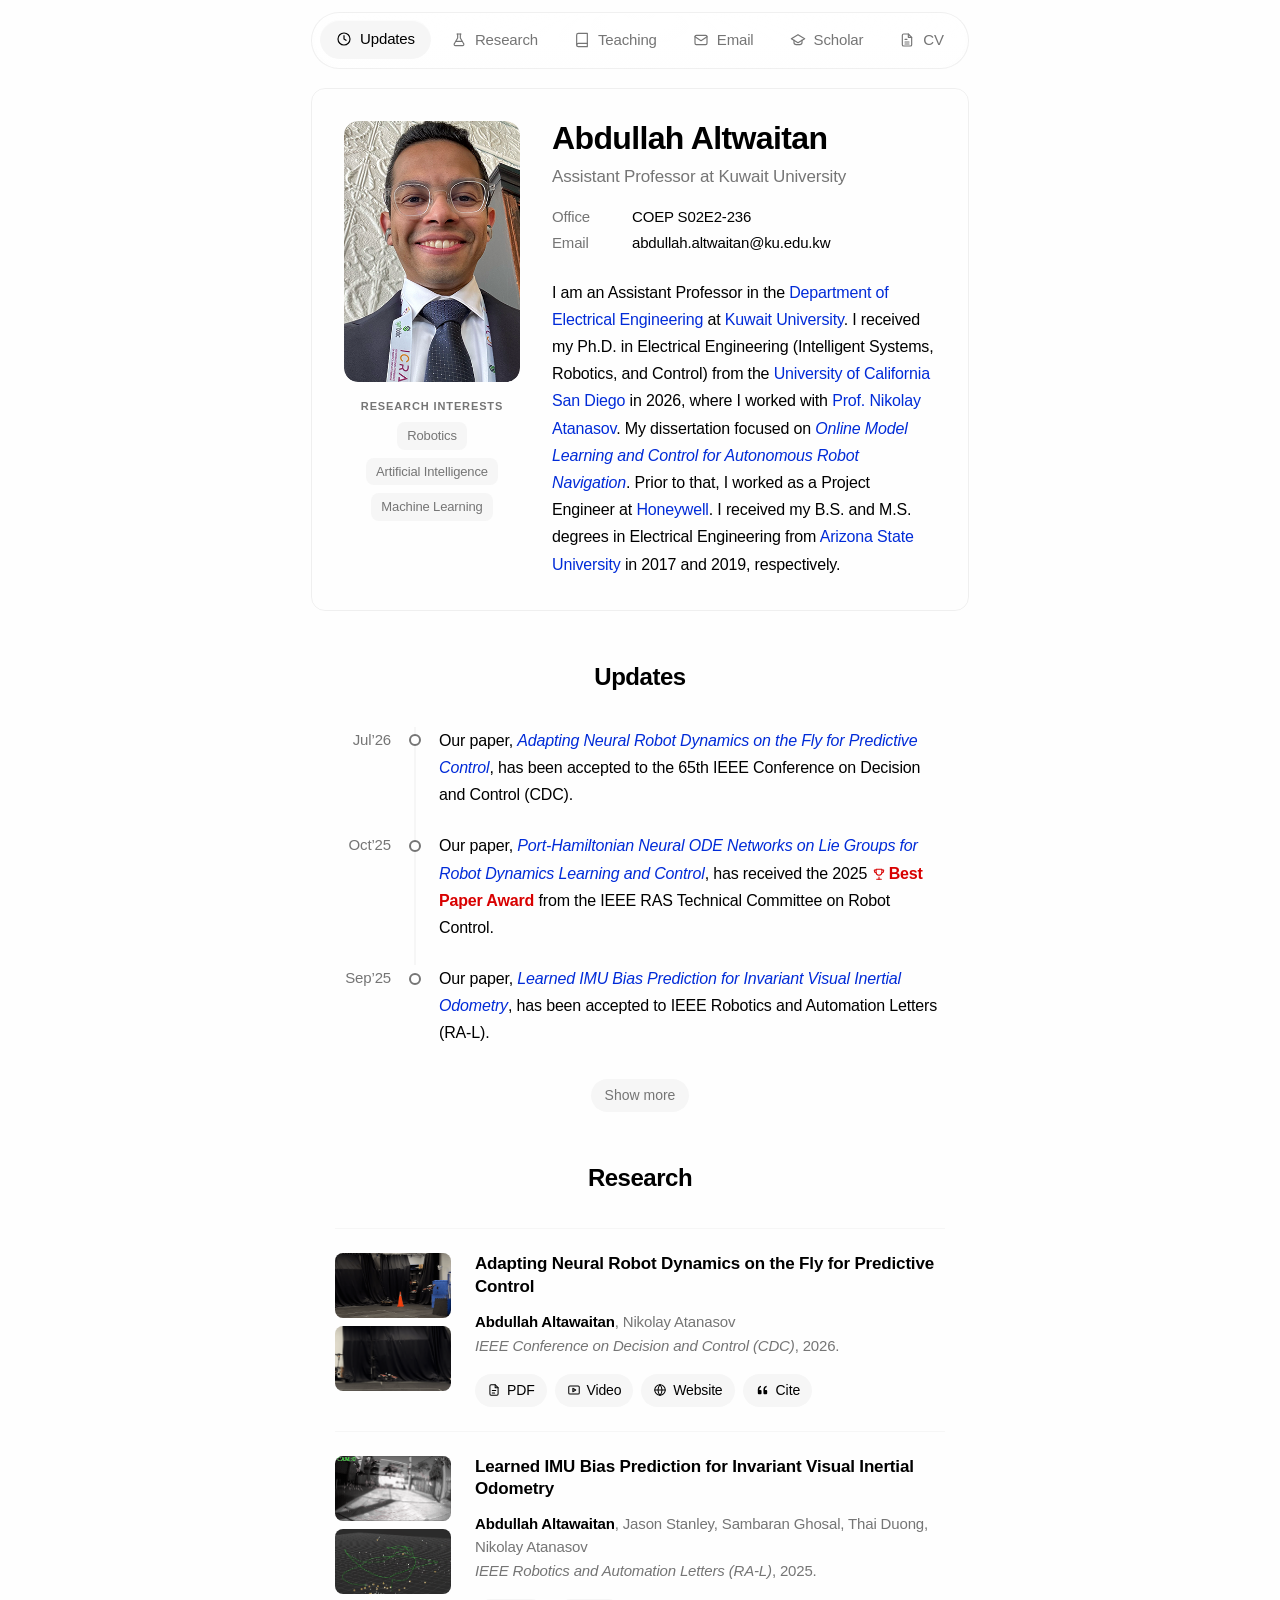
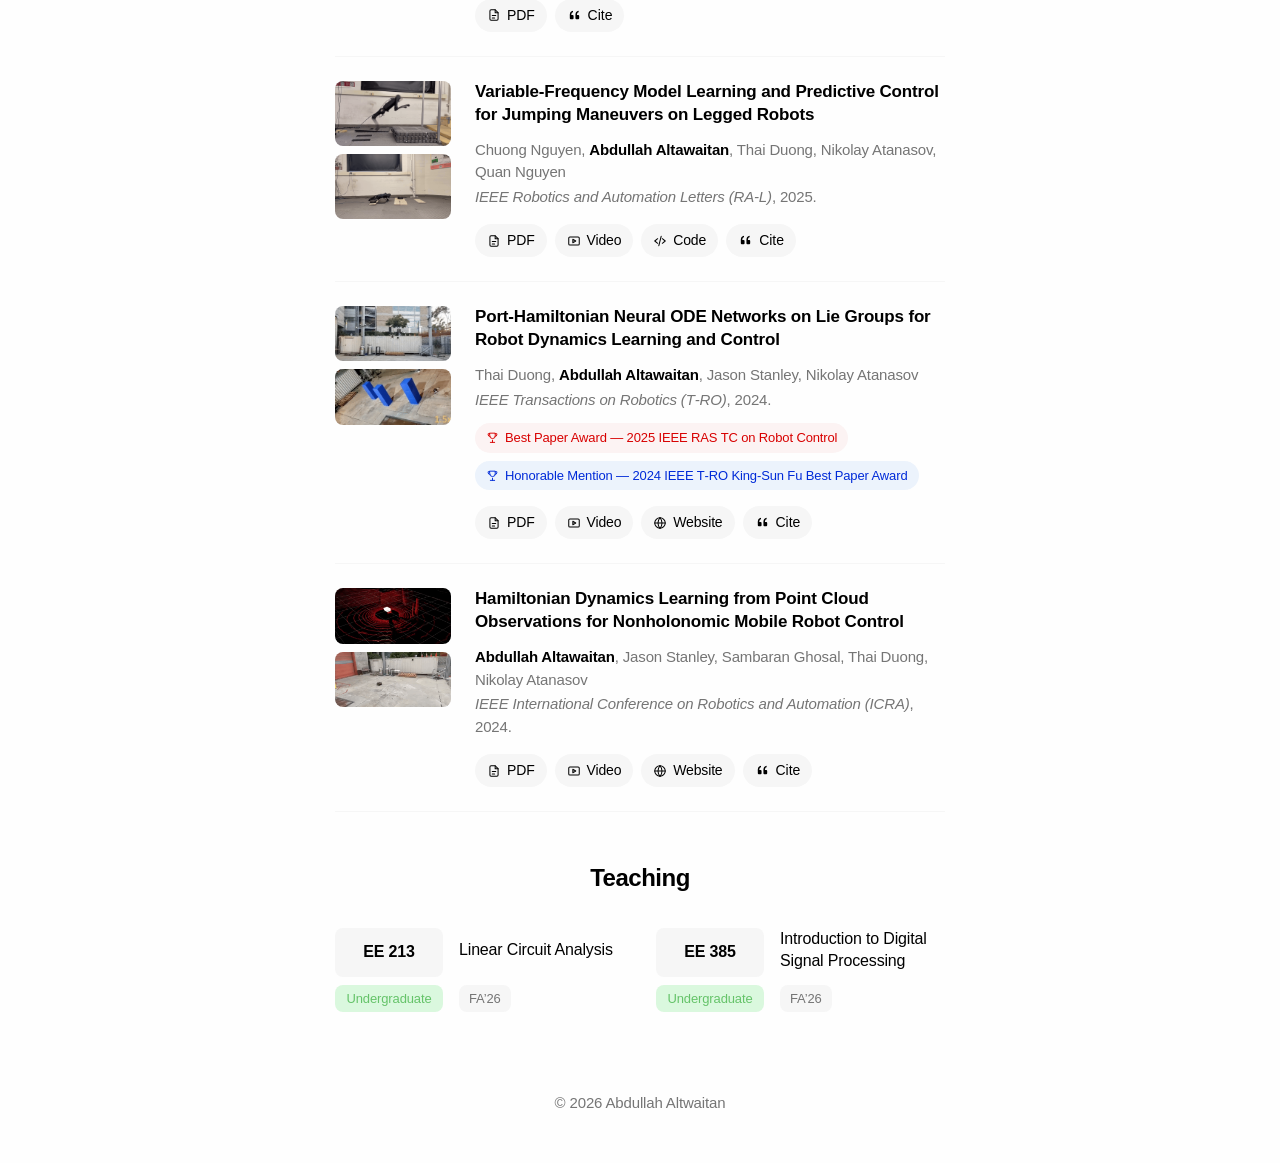
<file: index.html>
<!DOCTYPE html>
<html lang="en">
<head>
  <meta charset="UTF-8" />
  <meta name="viewport" content="width=device-width, initial-scale=1.0" />
  <meta name="description" content="Personal academic website." />
  <title>Abdullah Altwaitan</title>
  <link rel="stylesheet" href="css/styles.css" />
</head>
<body>
  <a class="skip-link" href="#main">Skip to content</a>

  <header class="topbar" id="topbar" data-scrolled="false">
    <nav class="topbar__inner" aria-label="Primary">
      <ul class="nav-menu" id="navMenu">
        <li>
          <a class="nav-link" href="#updates">
            <svg class="nav-link__icon" viewBox="0 0 24 24" width="16" height="16" fill="none" stroke="currentColor" stroke-width="1.75" stroke-linecap="round" stroke-linejoin="round" aria-hidden="true" focusable="false">
              <circle cx="12" cy="12" r="9" />
              <path d="M12 7v5l3 2" />
            </svg>
            <span>Updates</span>
          </a>
        </li>
        <li>
          <a class="nav-link" href="#research">
            <svg class="nav-link__icon" viewBox="0 0 24 24" width="16" height="16" fill="none" stroke="currentColor" stroke-width="1.75" stroke-linecap="round" stroke-linejoin="round" aria-hidden="true" focusable="false">
              <path d="M9 3h6" />
              <path d="M10 3v6L5.2 17.2A2 2 0 0 0 6.9 20.5h10.2a2 2 0 0 0 1.7-3.3L14 9V3" />
              <path d="M7.5 14h9" />
            </svg>
            <span>Research</span>
          </a>
        </li>
        <li>
          <a class="nav-link" href="#teaching">
            <svg class="nav-link__icon" viewBox="0 0 24 24" width="16" height="16" fill="none" stroke="currentColor" stroke-width="1.75" stroke-linecap="round" stroke-linejoin="round" aria-hidden="true" focusable="false">
              <path d="M4 19.5A2.5 2.5 0 0 1 6.5 17H20" />
              <path d="M6.5 2H20v20H6.5A2.5 2.5 0 0 1 4 19.5v-15A2.5 2.5 0 0 1 6.5 2z" />
            </svg>
            <span>Teaching</span>
          </a>
        </li>
        <li>
          <a class="nav-link" href="mailto:abdullah.altwaitan@ku.edu.kw">
            <svg class="nav-link__icon" viewBox="0 0 24 24" width="16" height="16" fill="none" stroke="currentColor" stroke-width="1.75" stroke-linecap="round" stroke-linejoin="round" aria-hidden="true" focusable="false">
              <rect x="3" y="5" width="18" height="14" rx="2" />
              <path d="m3 7 9 6 9-6" />
            </svg>
            <span>Email</span>
          </a>
        </li>
        <li>
          <a class="nav-link" href="https://scholar.google.com/citations?user=aXOeE9gAAAAJ&hl=en&oi=ao" target="_blank" rel="noopener noreferrer">
            <svg class="nav-link__icon" viewBox="0 0 24 24" width="16" height="16" fill="none" stroke="currentColor" stroke-width="1.75" stroke-linecap="round" stroke-linejoin="round" aria-hidden="true" focusable="false">
              <path d="M22 10 12 4 2 10l10 6 10-6Z" />
              <path d="M6 12v4c0 1.7 2.7 3 6 3s6-1.3 6-3v-4" />
            </svg>
            <span>Scholar</span>
          </a>
        </li>
        <li>
          <a class="nav-link" href="assets/cv.pdf" target="_blank" rel="noopener noreferrer">
            <svg class="nav-link__icon" viewBox="0 0 24 24" width="16" height="16" fill="none" stroke="currentColor" stroke-width="1.75" stroke-linecap="round" stroke-linejoin="round" aria-hidden="true" focusable="false">
              <path d="M14 3H7a2 2 0 0 0-2 2v14a2 2 0 0 0 2 2h10a2 2 0 0 0 2-2V8Z" />
              <path d="M14 3v5h5" />
              <path d="M9 11h3" />
              <path d="M9 15h6" />
              <path d="M9 18h6" />
            </svg>
            <span>CV</span>
          </a>
        </li>
      </ul>
    </nav>
  </header>

  <main id="main">
    <div id="top"></div>

    <section id="about" class="hero container" aria-labelledby="hero-name">
      <div class="hero__aside">
        <figure class="hero__photo">
          <img src="assets/profile.png" alt="Abdullah Altwaitan" />
        </figure>

        <div class="hero__interests">
          <h2 class="hero__interests-heading">Research Interests</h2>
          <ul class="hero__interests-list" aria-label="Research interests">
            <li>Robotics</li>
            <li>Artificial Intelligence</li>
            <li>Machine Learning</li>
          </ul>
        </div>
      </div>

      <div class="hero__body">
        <h1 class="hero__name" id="hero-name">Abdullah Altwaitan</h1>
        <p class="hero__title">Assistant Professor at Kuwait University</p>

        <dl class="hero__meta">
          <div class="hero__meta-row">
            <dt>Office</dt>
            <dd>COEP S02E2-236</dd>
          </div>
          <div class="hero__meta-row">
            <dt>Email</dt>
            <dd><a href="mailto:abdullah.altwaitan@ku.edu.kw">abdullah.altwaitan@ku.edu.kw</a></dd>
          </div>
        </dl>

        <p class="hero__about">
          I am an Assistant Professor in the
          <a href="https://engineering.ku.edu.kw/ee" target="_blank" rel="noopener noreferrer">Department of Electrical Engineering</a>
          at <a href="https://www.ku.edu.kw/" target="_blank" rel="noopener noreferrer">Kuwait University</a>. I received my Ph.D. in Electrical Engineering (Intelligent Systems, Robotics, and Control) from the <a href="https://ucsd.edu/" target="_blank" rel="noopener noreferrer">University of California San Diego</a> in 2026, where I worked with <a href="https://natanaso.github.io/" target="_blank" rel="noopener noreferrer">Prof. Nikolay Atanasov</a>. My dissertation focused on <a href="https://www.proquest.com/openview/9dbaf9d702cb1a5d992c17258ebbb5ec/1?pq-origsite=gscholar&cbl=18750&diss=y" rel="noopener noreferrer"><cite>Online Model Learning and Control for Autonomous Robot Navigation</cite></a>. Prior to that, I worked as a Project Engineer at <a href="https://www.honeywell.com/" target="_blank" rel="noopener noreferrer">Honeywell</a>. 
          I received my B.S. and M.S. degrees in Electrical Engineering from
          <a href="https://www.asu.edu/" target="_blank" rel="noopener noreferrer">Arizona State University</a>
          in 2017 and 2019, respectively.
        </p>
      </div>
    </section>

    <section id="updates" class="updates container" aria-labelledby="updates-heading">
      <h2 class="section-heading" id="updates-heading">Updates</h2>

      <ol class="timeline" id="updatesTimeline">
        <li class="timeline__item">
          <span class="timeline__date">Jul&rsquo;26</span>
          <div class="timeline__marker" aria-hidden="true"><span class="timeline__dot"></span></div>
          <div class="timeline__body">Our paper, <a href="https://altwaitan.github.io/on_the_fly/" target="_blank" rel="noopener noreferrer"><i>Adapting Neural Robot Dynamics on the Fly for Predictive Control</i></a>, has been accepted to the 65th IEEE Conference on Decision and Control (CDC).</div>
        </li>
        <li class="timeline__item">
          <span class="timeline__date">Oct&rsquo;25</span>
          <div class="timeline__marker" aria-hidden="true"><span class="timeline__dot timeline__dot"></span></div>
          <div class="timeline__body">Our paper, <a href="https://thaipduong.github.io/LieGroupHamDL/" target="_blank" rel="noopener noreferrer"><i>Port&#8209;Hamiltonian Neural ODE Networks on Lie Groups for Robot Dynamics Learning and Control</i></a>, has received the 2025 <span class="award-mention award-mention--best"><svg class="award-mention__icon" viewBox="0 0 24 24" width="14" height="14" fill="none" stroke="currentColor" stroke-width="1.75" stroke-linecap="round" stroke-linejoin="round" aria-hidden="true" focusable="false"><path d="M8 21h8" /><path d="M12 17v4" /><path d="M7 4h10v5a5 5 0 0 1-10 0Z" /><path d="M17 5h3v2a3 3 0 0 1-3 3" /><path d="M7 5H4v2a3 3 0 0 0 3 3" /></svg>Best Paper Award</span> from the IEEE RAS Technical Committee on Robot Control.</div>
        </li>
        <li class="timeline__item">
          <span class="timeline__date">Sep&rsquo;25</span>
          <div class="timeline__marker" aria-hidden="true"><span class="timeline__dot"></span></div>
          <div class="timeline__body">Our paper, <a href="https://arxiv.org/abs/2505.06748" target="_blank" rel="noopener noreferrer"><i>Learned IMU Bias Prediction for Invariant Visual Inertial Odometry</i></a>, has been accepted to IEEE Robotics and Automation Letters (RA&#8209;L).</div>
        </li>
        <li class="timeline__item timeline__item--hidden">
          <span class="timeline__date">May&rsquo;25</span>
          <div class="timeline__marker" aria-hidden="true"><span class="timeline__dot timeline__dot"></span></div>
          <div class="timeline__body">Our paper, <a href="https://thaipduong.github.io/LieGroupHamDL/" target="_blank" rel="noopener noreferrer"><i>Port&#8209;Hamiltonian Neural ODE Networks on Lie Groups for Robot Dynamics Learning and Control</i></a>, has received an <span class="award-mention award-mention--honor"><svg class="award-mention__icon" viewBox="0 0 24 24" width="14" height="14" fill="none" stroke="currentColor" stroke-width="1.75" stroke-linecap="round" stroke-linejoin="round" aria-hidden="true" focusable="false"><path d="M8 21h8" /><path d="M12 17v4" /><path d="M7 4h10v5a5 5 0 0 1-10 0Z" /><path d="M17 5h3v2a3 3 0 0 1-3 3" /><path d="M7 5H4v2a3 3 0 0 0 3 3" /></svg>Honorable Mention</span> for the 2024 IEEE Transactions on Robotics (T&#8209;RO) King&#8209;Sun Fu Best Paper Award.</div>
        </li>
        <li class="timeline__item timeline__item--hidden">
          <span class="timeline__date">Nov&rsquo;24</span>
          <div class="timeline__marker" aria-hidden="true"><span class="timeline__dot"></span></div>
          <div class="timeline__body">Our paper, <a href="https://arxiv.org/abs/2407.14749" target="_blank" rel="noopener noreferrer"><i>Variable&#8209;Frequency Model Learning and Predictive Control for Jumping Maneuvers on Legged Robots</i></a>, has been accepted to IEEE Robotics and Automation Letters (RA&#8209;L).</div>
        </li>
        <li class="timeline__item timeline__item--hidden">
          <span class="timeline__date">Jun&rsquo;24</span>
          <div class="timeline__marker" aria-hidden="true"><span class="timeline__dot"></span></div>
          <div class="timeline__body">Our paper, <a href="https://thaipduong.github.io/LieGroupHamDL/" target="_blank" rel="noopener noreferrer"><i>Port&#8209;Hamiltonian Neural ODE Networks on Lie Groups for Robot Dynamics Learning and Control</i></a>, has been accepted to IEEE Transactions on Robotics (T&#8209;RO).</div>
        </li>
        <li class="timeline__item timeline__item--hidden">
          <span class="timeline__date">Jan&rsquo;24</span>
          <div class="timeline__marker" aria-hidden="true"><span class="timeline__dot"></span></div>
          <div class="timeline__body">Our paper, <a href="https://altwaitan.github.io/DLFO/" target="_blank" rel="noopener noreferrer"><i>Hamiltonian Dynamics Learning from Point Cloud Observations for Nonholonomic Mobile Robot Control</i></a>, has been accepted to the 2024 IEEE International Conference on Robotics and Automation (ICRA).</div>
        </li>
      </ol>

      <div class="updates__toggle-wrap">
        <button type="button" class="updates__toggle" id="updatesToggle" aria-expanded="false" aria-controls="updatesTimeline">Show more</button>
      </div>
    </section>

    <section id="research" class="research container" aria-labelledby="research-heading">
      <h2 class="section-heading" id="research-heading">Research</h2>

      <ol class="paper-list">
        <li class="paper">
          <figure class="paper__media">
            <img src="assets/research/AdaptLemniscate.gif" alt="Adapting Neural Robot Dynamics on the Fly for Predictive Control — lemniscate trajectory" loading="lazy" />
            <img src="assets/research/AdaptFlip.gif" alt="Adapting Neural Robot Dynamics on the Fly for Predictive Control — flip maneuver" loading="lazy" />
          </figure>
          <div class="paper__body">
            <h3 class="paper__title">
              <a href="https://arxiv.org/abs/2604.04039" target="_blank" rel="noopener noreferrer">Adapting Neural Robot Dynamics on the Fly for Predictive Control</a>
            </h3>
            <p class="paper__authors"><strong>Abdullah Altawaitan</strong>, Nikolay Atanasov</p>
            <p class="paper__venue"><cite>IEEE Conference on Decision and Control (CDC)</cite>, 2026.</p>
            <ul class="paper__links" aria-label="Publication links">
              <li>
                <button type="button" class="paper__link paper__cite" aria-haspopup="dialog">
                  <svg class="paper__link-icon" viewBox="0 0 16 16" width="15" height="15" fill="currentColor" aria-hidden="true" focusable="false">
                    <path d="M12 12a1 1 0 0 0 1-1V8.558a1 1 0 0 0-1-1h-1.388q0-.527.062-1.054.093-.558.31-.992.217-.434.559-.683.34-.279.868-.279V3q-.868 0-1.52.372a3.3 3.3 0 0 0-1.085.992 4.9 4.9 0 0 0-.62 1.458A7.7 7.7 0 0 0 9 8.558V11a1 1 0 0 0 1 1zm-6 0a1 1 0 0 0 1-1V8.558a1 1 0 0 0-1-1H4.612q0-.527.062-1.054.094-.558.31-.992.217-.434.559-.683.34-.279.868-.279V3q-.868 0-1.52.372a3.3 3.3 0 0 0-1.085.992 4.9 4.9 0 0 0-.62 1.458A7.7 7.7 0 0 0 3 8.558V11a1 1 0 0 0 1 1z" />
                  </svg>
                  <span>Cite</span>
                </button>
                <template class="paper__bibtex">@inproceedings{altawaitan2026adapting,
  title     = {Adapting Neural Robot Dynamics on the Fly for Predictive Control},
  author    = {Altawaitan, Abdullah and Atanasov, Nikolay},
  journal   = {arXiv preprint arXiv:2604.04039},
  year      = {2026}
}</template>
              </li>
              <li>
                <a class="paper__link" href="https://arxiv.org/pdf/2604.04039" target="_blank" rel="noopener noreferrer">
                  <svg class="paper__link-icon" viewBox="0 0 24 24" width="14" height="14" fill="none" stroke="currentColor" stroke-width="1.75" stroke-linecap="round" stroke-linejoin="round" aria-hidden="true" focusable="false">
                    <path d="M14 3H7a2 2 0 0 0-2 2v14a2 2 0 0 0 2 2h10a2 2 0 0 0 2-2V8Z" />
                    <path d="M14 3v5h5" />
                    <path d="M9 13h6" />
                    <path d="M9 17h4" />
                  </svg>
                  <span>PDF</span>
                </a>
              </li>
              <li>
                <a class="paper__link" href="https://youtu.be/xkW8fVTuYRE" target="_blank" rel="noopener noreferrer">
                  <svg class="paper__link-icon" viewBox="0 0 24 24" width="14" height="14" fill="none" stroke="currentColor" stroke-width="1.75" stroke-linecap="round" stroke-linejoin="round" aria-hidden="true" focusable="false">
                    <rect x="3" y="5" width="18" height="14" rx="2" />
                    <path d="m10 9 5 3-5 3Z" />
                  </svg>
                  <span>Video</span>
                </a>
              </li>
              <li>
                <a class="paper__link" href="https://altwaitan.github.io/on_the_fly/" target="_blank" rel="noopener noreferrer">
                  <svg class="paper__link-icon" viewBox="0 0 24 24" width="14" height="14" fill="none" stroke="currentColor" stroke-width="1.75" stroke-linecap="round" stroke-linejoin="round" aria-hidden="true" focusable="false">
                    <circle cx="12" cy="12" r="9" />
                    <path d="M3 12h18" />
                    <path d="M12 3a13.5 13.5 0 0 1 0 18" />
                    <path d="M12 3a13.5 13.5 0 0 0 0 18" />
                  </svg>
                  <span>Website</span>
                </a>
              </li>
            </ul>
          </div>
        </li>

        <li class="paper">
          <figure class="paper__media">
            <img src="assets/research/LearnedBiasCam.gif" alt="Learned IMU Bias Prediction for Invariant Visual Inertial Odometry — CAM" loading="lazy" />
            <img src="assets/research/LearnedBiasRviz.gif" alt="Learned IMU Bias Prediction for Invariant Visual Inertial Odometry — Rviz" loading="lazy" />
          </figure>
          <div class="paper__body">
            <h3 class="paper__title">
              <a href="https://arxiv.org/abs/2505.06748" target="_blank" rel="noopener noreferrer">Learned IMU Bias Prediction for Invariant Visual Inertial Odometry</a>
            </h3>
            <p class="paper__authors"><strong>Abdullah Altawaitan</strong>, Jason Stanley, Sambaran Ghosal, Thai Duong, Nikolay Atanasov</p>
            <p class="paper__venue"><cite>IEEE Robotics and Automation Letters (RA&#8209;L)</cite>, 2025.</p>
            <ul class="paper__links" aria-label="Publication links">
              <li>
                <button type="button" class="paper__link paper__cite" aria-haspopup="dialog">
                  <svg class="paper__link-icon" viewBox="0 0 16 16" width="15" height="15" fill="currentColor" aria-hidden="true" focusable="false">
                    <path d="M12 12a1 1 0 0 0 1-1V8.558a1 1 0 0 0-1-1h-1.388q0-.527.062-1.054.093-.558.31-.992.217-.434.559-.683.34-.279.868-.279V3q-.868 0-1.52.372a3.3 3.3 0 0 0-1.085.992 4.9 4.9 0 0 0-.62 1.458A7.7 7.7 0 0 0 9 8.558V11a1 1 0 0 0 1 1zm-6 0a1 1 0 0 0 1-1V8.558a1 1 0 0 0-1-1H4.612q0-.527.062-1.054.094-.558.31-.992.217-.434.559-.683.34-.279.868-.279V3q-.868 0-1.52.372a3.3 3.3 0 0 0-1.085.992 4.9 4.9 0 0 0-.62 1.458A7.7 7.7 0 0 0 3 8.558V11a1 1 0 0 0 1 1z" />
                  </svg>
                  <span>Cite</span>
                </button>
                <template class="paper__bibtex">@article{altawaitan2025learned,
  title   = {Learned IMU Bias Prediction for Invariant Visual Inertial Odometry},
  author  = {Altawaitan, Abdullah and Stanley, Jason and Ghosal, Sambaran and Duong, Thai and Atanasov, Nikolay},
  journal = {IEEE Robotics and Automation Letters (RA-L)},
  year    = {2025},
  volume  = {10},
  number  = {11},
  pages   = {11872-11879},
  doi     = {https://doi.org/10.1109/LRA.2025.3617733}
}</template>
              </li>
              <li>
                <a class="paper__link" href="https://arxiv.org/pdf/2505.06748" target="_blank" rel="noopener noreferrer">
                  <svg class="paper__link-icon" viewBox="0 0 24 24" width="14" height="14" fill="none" stroke="currentColor" stroke-width="1.75" stroke-linecap="round" stroke-linejoin="round" aria-hidden="true" focusable="false">
                    <path d="M14 3H7a2 2 0 0 0-2 2v14a2 2 0 0 0 2 2h10a2 2 0 0 0 2-2V8Z" />
                    <path d="M14 3v5h5" />
                    <path d="M9 13h6" />
                    <path d="M9 17h4" />
                  </svg>
                  <span>PDF</span>
                </a>
              </li>
            </ul>
          </div>
        </li>

        <li class="paper">
          <figure class="paper__media">
            <img src="assets/research/MPC4Legged_1.gif" alt="Variable-Frequency Model Learning and Predictive Control for Jumping Maneuvers on Legged Robots — Box" loading="lazy" />
            <img src="assets/research/MPC4Legged_2.gif" alt="Variable-Frequency Model Learning and Predictive Control for Jumping Maneuvers on Legged Robots — Consecutive" loading="lazy" />
          </figure>
          <div class="paper__body">
            <h3 class="paper__title">
              <a href="https://arxiv.org/abs/2407.14749" target="_blank" rel="noopener noreferrer">Variable&#8209;Frequency Model Learning and Predictive Control for Jumping Maneuvers on Legged Robots</a>
            </h3>
            <p class="paper__authors">Chuong Nguyen, <strong>Abdullah Altawaitan</strong>, Thai Duong, Nikolay Atanasov, Quan Nguyen</p>
            <p class="paper__venue"><cite>IEEE Robotics and Automation Letters (RA&#8209;L)</cite>, 2025.</p>
            <ul class="paper__links" aria-label="Publication links">
              <li>
                <button type="button" class="paper__link paper__cite" aria-haspopup="dialog">
                  <svg class="paper__link-icon" viewBox="0 0 16 16" width="15" height="15" fill="currentColor" aria-hidden="true" focusable="false">
                    <path d="M12 12a1 1 0 0 0 1-1V8.558a1 1 0 0 0-1-1h-1.388q0-.527.062-1.054.093-.558.31-.992.217-.434.559-.683.34-.279.868-.279V3q-.868 0-1.52.372a3.3 3.3 0 0 0-1.085.992 4.9 4.9 0 0 0-.62 1.458A7.7 7.7 0 0 0 9 8.558V11a1 1 0 0 0 1 1zm-6 0a1 1 0 0 0 1-1V8.558a1 1 0 0 0-1-1H4.612q0-.527.062-1.054.094-.558.31-.992.217-.434.559-.683.34-.279.868-.279V3q-.868 0-1.52.372a3.3 3.3 0 0 0-1.085.992 4.9 4.9 0 0 0-.62 1.458A7.7 7.7 0 0 0 3 8.558V11a1 1 0 0 0 1 1z" />
                  </svg>
                  <span>Cite</span>
                </button>
                <template class="paper__bibtex">@article{nguyen2025variable,
  title   = {Variable-Frequency Model Learning and Predictive Control for Jumping Maneuvers on Legged Robots},
  author  = {Nguyen, Chuong and Altawaitan, Abdullah and Duong, Thai and Atanasov, Nikolay and Nguyen, Quan},
  journal = {IEEE Robotics and Automation Letters (RA-L)},
  year    = {2025},
  volume  = {10},
  number  = {2},
  pages   = {1321-1328},
  doi     = {https://doi.org/10.1109/LRA.2024.3519864}
}</template>
              </li>
              <li>
                <a class="paper__link" href="https://arxiv.org/pdf/2407.14749" target="_blank" rel="noopener noreferrer">
                  <svg class="paper__link-icon" viewBox="0 0 24 24" width="14" height="14" fill="none" stroke="currentColor" stroke-width="1.75" stroke-linecap="round" stroke-linejoin="round" aria-hidden="true" focusable="false">
                    <path d="M14 3H7a2 2 0 0 0-2 2v14a2 2 0 0 0 2 2h10a2 2 0 0 0 2-2V8Z" />
                    <path d="M14 3v5h5" />
                    <path d="M9 13h6" />
                    <path d="M9 17h4" />
                  </svg>
                  <span>PDF</span>
                </a>
              </li>
              <li>
                <a class="paper__link" href="https://youtu.be/qaXPPGrvVr4" target="_blank" rel="noopener noreferrer">
                  <svg class="paper__link-icon" viewBox="0 0 24 24" width="14" height="14" fill="none" stroke="currentColor" stroke-width="1.75" stroke-linecap="round" stroke-linejoin="round" aria-hidden="true" focusable="false">
                    <rect x="3" y="5" width="18" height="14" rx="2" />
                    <path d="m10 9 5 3-5 3Z" />
                  </svg>
                  <span>Video</span>
                </a>
              </li>
              <li>
                <a class="paper__link" href="https://github.com/DRCL-USC/Learning_MPC_Jumping" target="_blank" rel="noopener noreferrer">
                  <svg class="paper__link-icon" viewBox="0 0 24 24" width="14" height="14" fill="none" stroke="currentColor" stroke-width="1.75" stroke-linecap="round" stroke-linejoin="round" aria-hidden="true" focusable="false">
                    <path d="m8 8-5 4 5 4" />
                    <path d="m16 8 5 4-5 4" />
                    <path d="m14 4-4 16" />
                  </svg>
                  <span>Code</span>
                </a>
              </li>
            </ul>
          </div>
        </li>

        <li class="paper">
          <figure class="paper__media">
            <img src="assets/research/LieGroup_1.gif" alt="Port-Hamiltonian Neural ODE Networks on Lie Groups for Robot Dynamics Learning and Control — Data" loading="lazy" />
            <img src="assets/research/LieGroup_2.gif" alt="Port-Hamiltonian Neural ODE Networks on Lie Groups for Robot Dynamics Learning and Control — Tracking" loading="lazy" />
          </figure>
          <div class="paper__body">
            <h3 class="paper__title">
              <a href="https://arxiv.org/abs/2401.09520" target="_blank" rel="noopener noreferrer">Port&#8209;Hamiltonian Neural ODE Networks on Lie Groups for Robot Dynamics Learning and Control</a>
            </h3>
            <p class="paper__authors">Thai Duong, <strong>Abdullah Altawaitan</strong>, Jason Stanley, Nikolay Atanasov</p>
            <p class="paper__venue"><cite>IEEE Transactions on Robotics (T&#8209;RO)</cite>, 2024.</p>
            <ul class="paper__awards" aria-label="Awards">
              <li class="award award--best">
                <svg class="award__icon" viewBox="0 0 24 24" width="13" height="13" fill="none" stroke="currentColor" stroke-width="1.75" stroke-linecap="round" stroke-linejoin="round" aria-hidden="true" focusable="false">
                  <path d="M8 21h8" />
                  <path d="M12 17v4" />
                  <path d="M7 4h10v5a5 5 0 0 1-10 0Z" />
                  <path d="M17 5h3v2a3 3 0 0 1-3 3" />
                  <path d="M7 5H4v2a3 3 0 0 0 3 3" />
                </svg>
                <span>Best Paper Award &mdash; 2025 IEEE RAS TC on Robot Control</span>
              </li>
              <li class="award award--honor">
                <svg class="award__icon" viewBox="0 0 24 24" width="13" height="13" fill="none" stroke="currentColor" stroke-width="1.75" stroke-linecap="round" stroke-linejoin="round" aria-hidden="true" focusable="false">
                  <path d="M8 21h8" />
                  <path d="M12 17v4" />
                  <path d="M7 4h10v5a5 5 0 0 1-10 0Z" />
                  <path d="M17 5h3v2a3 3 0 0 1-3 3" />
                  <path d="M7 5H4v2a3 3 0 0 0 3 3" />
                </svg>
                <span>Honorable Mention &mdash; 2024 IEEE T&#8209;RO King&#8209;Sun Fu Best Paper Award</span>
              </li>
            </ul>
            <ul class="paper__links" aria-label="Publication links">
              <li>
                <button type="button" class="paper__link paper__cite" aria-haspopup="dialog">
                  <svg class="paper__link-icon" viewBox="0 0 16 16" width="15" height="15" fill="currentColor" aria-hidden="true" focusable="false">
                    <path d="M12 12a1 1 0 0 0 1-1V8.558a1 1 0 0 0-1-1h-1.388q0-.527.062-1.054.093-.558.31-.992.217-.434.559-.683.34-.279.868-.279V3q-.868 0-1.52.372a3.3 3.3 0 0 0-1.085.992 4.9 4.9 0 0 0-.62 1.458A7.7 7.7 0 0 0 9 8.558V11a1 1 0 0 0 1 1zm-6 0a1 1 0 0 0 1-1V8.558a1 1 0 0 0-1-1H4.612q0-.527.062-1.054.094-.558.31-.992.217-.434.559-.683.34-.279.868-.279V3q-.868 0-1.52.372a3.3 3.3 0 0 0-1.085.992 4.9 4.9 0 0 0-.62 1.458A7.7 7.7 0 0 0 3 8.558V11a1 1 0 0 0 1 1z" />
                  </svg>
                  <span>Cite</span>
                </button>
                <template class="paper__bibtex">@article{duong2024port,
  title   = {Port-Hamiltonian Neural ODE Networks on Lie Groups for Robot Dynamics Learning and Control},
  author  = {Duong, Thai and Altawaitan, Abdullah and Stanley, Jason and Atanasov, Nikolay},
  journal = {IEEE Transactions on Robotics (T-RO)},
  year    = {2024},
  volume  = {40},
  pages   = {3695-3715},
  doi     = {https://doi.org/10.1109/TRO.2024.3428433}
}</template>
              </li>
              <li>
                <a class="paper__link" href="https://arxiv.org/pdf/2401.09520.pdf" target="_blank" rel="noopener noreferrer">
                  <svg class="paper__link-icon" viewBox="0 0 24 24" width="14" height="14" fill="none" stroke="currentColor" stroke-width="1.75" stroke-linecap="round" stroke-linejoin="round" aria-hidden="true" focusable="false">
                    <path d="M14 3H7a2 2 0 0 0-2 2v14a2 2 0 0 0 2 2h10a2 2 0 0 0 2-2V8Z" />
                    <path d="M14 3v5h5" />
                    <path d="M9 13h6" />
                    <path d="M9 17h4" />
                  </svg>
                  <span>PDF</span>
                </a>
              </li>
              <li>
                <a class="paper__link" href="https://youtu.be/p_5nGipiVlw" target="_blank" rel="noopener noreferrer">
                  <svg class="paper__link-icon" viewBox="0 0 24 24" width="14" height="14" fill="none" stroke="currentColor" stroke-width="1.75" stroke-linecap="round" stroke-linejoin="round" aria-hidden="true" focusable="false">
                    <rect x="3" y="5" width="18" height="14" rx="2" />
                    <path d="m10 9 5 3-5 3Z" />
                  </svg>
                  <span>Video</span>
                </a>
              </li>
              <li>
                <a class="paper__link" href="https://thaipduong.github.io/LieGroupHamDL/" target="_blank" rel="noopener noreferrer">
                  <svg class="paper__link-icon" viewBox="0 0 24 24" width="14" height="14" fill="none" stroke="currentColor" stroke-width="1.75" stroke-linecap="round" stroke-linejoin="round" aria-hidden="true" focusable="false">
                    <circle cx="12" cy="12" r="9" />
                    <path d="M3 12h18" />
                    <path d="M12 3a13.5 13.5 0 0 1 0 18" />
                    <path d="M12 3a13.5 13.5 0 0 0 0 18" />
                  </svg>
                  <span>Website</span>
                </a>
              </li>
            </ul>
          </div>
        </li>

        <li class="paper">
          <figure class="paper__media">
            <img src="assets/research/DLFO_1.gif" alt="Hamiltonian Dynamics Learning from Point Cloud Observations for Nonholonomic Mobile Robot Control — LiDAR" loading="lazy" />
            <img src="assets/research/DLFO_2.gif" alt="Hamiltonian Dynamics Learning from Point Cloud Observations for Nonholonomic Mobile Robot Control — Jackal" loading="lazy" />
          </figure>
          <div class="paper__body">
            <h3 class="paper__title">
              <a href="https://arxiv.org/abs/2309.09163" target="_blank" rel="noopener noreferrer">Hamiltonian Dynamics Learning from Point Cloud Observations for Nonholonomic Mobile Robot Control</a>
            </h3>
            <p class="paper__authors"><strong>Abdullah Altawaitan</strong>, Jason Stanley, Sambaran Ghosal, Thai Duong, Nikolay Atanasov</p>
            <p class="paper__venue"><cite>IEEE International Conference on Robotics and Automation (ICRA)</cite>, 2024.</p>
            <ul class="paper__links" aria-label="Publication links">
              <li>
                <button type="button" class="paper__link paper__cite" aria-haspopup="dialog">
                  <svg class="paper__link-icon" viewBox="0 0 16 16" width="15" height="15" fill="currentColor" aria-hidden="true" focusable="false">
                    <path d="M12 12a1 1 0 0 0 1-1V8.558a1 1 0 0 0-1-1h-1.388q0-.527.062-1.054.093-.558.31-.992.217-.434.559-.683.34-.279.868-.279V3q-.868 0-1.52.372a3.3 3.3 0 0 0-1.085.992 4.9 4.9 0 0 0-.62 1.458A7.7 7.7 0 0 0 9 8.558V11a1 1 0 0 0 1 1zm-6 0a1 1 0 0 0 1-1V8.558a1 1 0 0 0-1-1H4.612q0-.527.062-1.054.094-.558.31-.992.217-.434.559-.683.34-.279.868-.279V3q-.868 0-1.52.372a3.3 3.3 0 0 0-1.085.992 4.9 4.9 0 0 0-.62 1.458A7.7 7.7 0 0 0 3 8.558V11a1 1 0 0 0 1 1z" />
                  </svg>
                  <span>Cite</span>
                </button>
                <template class="paper__bibtex">@inproceedings{altawaitan2024hamiltonian,
  title     = {Hamiltonian Dynamics Learning from Point Cloud Observations for Nonholonomic Mobile Robot Control},
  author    = {Altawaitan, Abdullah and Stanley, Jason and Ghosal, Sambaran and Duong, Thai and Atanasov, Nikolay},
  booktitle = {IEEE International Conference on Robotics and Automation (ICRA)},
  year      = {2024},
  pages     = {16937-16944},
  doi       = {https://doi.org/10.1109/ICRA57147.2024.10610395}
}</template>
              </li>
              <li>
                <a class="paper__link" href="https://arxiv.org/pdf/2309.09163.pdf" target="_blank" rel="noopener noreferrer">
                  <svg class="paper__link-icon" viewBox="0 0 24 24" width="14" height="14" fill="none" stroke="currentColor" stroke-width="1.75" stroke-linecap="round" stroke-linejoin="round" aria-hidden="true" focusable="false">
                    <path d="M14 3H7a2 2 0 0 0-2 2v14a2 2 0 0 0 2 2h10a2 2 0 0 0 2-2V8Z" />
                    <path d="M14 3v5h5" />
                    <path d="M9 13h6" />
                    <path d="M9 17h4" />
                  </svg>
                  <span>PDF</span>
                </a>
              </li>
              <li>
                <a class="paper__link" href="https://youtu.be/CWv_3Zam64o" target="_blank" rel="noopener noreferrer">
                  <svg class="paper__link-icon" viewBox="0 0 24 24" width="14" height="14" fill="none" stroke="currentColor" stroke-width="1.75" stroke-linecap="round" stroke-linejoin="round" aria-hidden="true" focusable="false">
                    <rect x="3" y="5" width="18" height="14" rx="2" />
                    <path d="m10 9 5 3-5 3Z" />
                  </svg>
                  <span>Video</span>
                </a>
              </li>
              <li>
                <a class="paper__link" href="https://altwaitan.github.io/DLFO/" target="_blank" rel="noopener noreferrer">
                  <svg class="paper__link-icon" viewBox="0 0 24 24" width="14" height="14" fill="none" stroke="currentColor" stroke-width="1.75" stroke-linecap="round" stroke-linejoin="round" aria-hidden="true" focusable="false">
                    <circle cx="12" cy="12" r="9" />
                    <path d="M3 12h18" />
                    <path d="M12 3a13.5 13.5 0 0 1 0 18" />
                    <path d="M12 3a13.5 13.5 0 0 0 0 18" />
                  </svg>
                  <span>Website</span>
                </a>
              </li>
            </ul>
          </div>
        </li>
      </ol>
    </section>

    <section id="teaching" class="teaching container" aria-labelledby="teaching-heading">
      <h2 class="section-heading" id="teaching-heading">Teaching</h2>

      <ul class="course-list">
        <li class="course">
          <div class="course__meta">
            <span class="course__code">EE 213</span>
            <span class="course__level">Undergraduate</span>
          </div>
          <div class="course__body">
            <p class="course__name">Linear Circuit Analysis</p>
            <ul class="course__terms" aria-label="Terms taught">
              <li class="course__term">FA&#8217;26</li>
            </ul>
          </div>
        </li>

        <li class="course">
          <div class="course__meta">
            <span class="course__code">EE 385</span>
            <span class="course__level">Undergraduate</span>
          </div>
          <div class="course__body">
            <p class="course__name">Introduction to Digital Signal Processing</p>
            <ul class="course__terms" aria-label="Terms taught">
              <li class="course__term">FA&#8217;26</li>
            </ul>
          </div>
        </li>
      </ul>
    </section>
  </main>

  <footer class="site-footer">
    <div class="container">
      <p class="site-footer__copy">&copy; 2026 Abdullah Altwaitan</p>
    </div>
  </footer>

  <div class="cite-modal" id="citeModal" hidden>
    <div class="cite-modal__overlay" data-cite-close></div>
    <div class="cite-modal__card" role="dialog" aria-modal="true" aria-labelledby="citeModalTitle">
      <div class="cite-modal__head">
        <h2 class="cite-modal__title" id="citeModalTitle">BibTeX Citation</h2>
        <button type="button" class="cite-modal__close" data-cite-close aria-label="Close citation dialog">
          <svg viewBox="0 0 24 24" width="18" height="18" fill="none" stroke="currentColor" stroke-width="1.75" stroke-linecap="round" stroke-linejoin="round" aria-hidden="true" focusable="false">
            <path d="M18 6 6 18" />
            <path d="m6 6 12 12" />
          </svg>
        </button>
      </div>
      <pre class="cite-modal__code" id="citeModalCode" tabindex="0"></pre>
      <div class="cite-modal__actions">
        <button type="button" class="paper__link cite-modal__copy" id="citeModalCopy">
          <svg class="paper__link-icon" viewBox="0 0 24 24" width="14" height="14" fill="none" stroke="currentColor" stroke-width="1.75" stroke-linecap="round" stroke-linejoin="round" aria-hidden="true" focusable="false">
            <rect x="9" y="9" width="11" height="11" rx="2" />
            <path d="M5 15V5a2 2 0 0 1 2-2h8" />
          </svg>
          <span>Copy</span>
        </button>
      </div>
    </div>
  </div>

  <script src="js/main.js"></script>
</body>
</html>
</file>
<file: css/styles.css>
:root {
  --color-white: #ffffff;
  --color-offwhite: #fefefe;
  --color-surface: #f6f6f6;
  --color-muted: #757575;
  --color-ink: #000000;

  --color-award-best-bg: #fcf3f3;
  --color-award-best-text: #D80000;
  --color-award-honor-bg: #ecf3fc;
  --color-award-honor-text: #002bd8;
  --color-level-ug-bg: #daf8de;
  --color-level-ug-text: #65c369;

  --color-link: #002bd8;
  --color-link-hover: #001b88;

  --bg-page: var(--color-offwhite);
  --text-primary: var(--color-ink);
  --text-secondary: var(--color-muted);
  --border-hairline: var(--color-surface);

  --font-sans: -apple-system, BlinkMacSystemFont, "SF Pro Text", "SF Pro Display",
    "Segoe UI", Helvetica, Arial, sans-serif;

  --fw-regular: 400;
  --fw-medium: 500;
  --fw-semibold: 600;

  --fs-nav: 0.9375rem;
  --fs-wordmark: 1rem;
  --fs-display: clamp(1.75rem, 1.55rem + 0.9vw, 2rem);
  --fs-lead: 1.0625rem;
  --fs-body: 1rem;
  --fs-meta: 0.9375rem;

  --tracking-tight: -0.01em;
  --tracking-tighter: -0.02em;
  --tracking-wide: 0.02em;
  --leading-normal: 1.5;
  --leading-relaxed: 1.7;

  --space-1: 0.25rem;
  --space-2: 0.5rem;
  --space-3: 0.75rem;
  --space-4: 1rem;
  --space-5: 1.5rem;
  --space-6: 2rem;
  --space-8: 3rem;

  --radius-xs: 2px;
  --radius-sm: 4px;
  --radius-md: 8px;
  --radius-lg: 14px;
  --radius-pill: 999px;

  --topbar-height: 56px;
  --content-max: 940px;
  --content-pad: var(--space-5);

  --ease: cubic-bezier(0.4, 0, 0.2, 1);
  --dur-fast: 160ms;
  --dur-base: 240ms;
  --dur-slow: 400ms;

  --shadow-bar: 0 1px 0 rgba(0, 0, 0, 0.04), 0 8px 24px rgba(0, 0, 0, 0.04);

  --color-nav-border: rgba(0, 0, 0, 0.06);
  --color-edge-highlight: rgba(255, 255, 255, 0.7);
  --shadow-glass-edge: inset 0 1px 0 var(--color-edge-highlight);
  --blur-glass: saturate(180%) blur(20px);
  --gradient-nav-surface: radial-gradient(
      140% 90% at 50% -10%,
      rgba(255, 255, 255, 0.55),
      rgba(255, 255, 255, 0) 70%
    ),
    linear-gradient(
      180deg,
      rgba(255, 255, 255, 0.72) 0%,
      rgba(255, 255, 255, 0.5) 100%
    );
}

*,
*::before,
*::after {
  box-sizing: border-box;
}

html {
  -webkit-text-size-adjust: 100%;
  scroll-behavior: smooth;
  scroll-padding-top: calc(var(--topbar-height) + var(--space-3));
}

body {
  margin: 0;
  min-height: 100vh;
  background-color: var(--bg-page);
  color: var(--text-primary);
  font-family: var(--font-sans);
  font-size: 1rem;
  font-weight: var(--fw-regular);
  line-height: var(--leading-normal);
  letter-spacing: var(--tracking-tight);
  -webkit-font-smoothing: antialiased;
  -moz-osx-font-smoothing: grayscale;
}

a {
  color: inherit;
  text-decoration: none;
}

ul,
ol {
  margin: 0;
  padding: 0;
  list-style: none;
}

button {
  font: inherit;
  color: inherit;
  background: none;
  border: none;
  cursor: pointer;
}

@media (prefers-reduced-motion: reduce) {
  html {
    scroll-behavior: auto;
  }
  *,
  *::before,
  *::after {
    transition-duration: 0.001ms !important;
    animation-duration: 0.001ms !important;
  }
}

.skip-link {
  position: absolute;
  left: var(--space-4);
  top: -100%;
  z-index: 1000;
  padding: var(--space-2) var(--space-4);
  background: var(--color-white);
  color: var(--text-primary);
  border-radius: var(--radius-md);
  box-shadow: var(--shadow-bar);
  transition: top var(--dur-base) var(--ease);
}
.skip-link:focus {
  top: var(--space-3);
}

:focus-visible {
  outline: 2px solid var(--color-ink);
  outline-offset: 3px;
  border-radius: var(--radius-sm);
}

.container {
  width: 100%;
  max-width: var(--content-max);
  margin-inline: auto;
  padding-inline: var(--content-pad);
}

.topbar {
  position: fixed;
  inset: 0 0 auto 0;
  z-index: 900;
  display: flex;
  justify-content: center;
  padding: var(--space-3) var(--content-pad) 0;
  pointer-events: none;
}

.topbar__inner {
  pointer-events: auto;
  max-width: var(--content-max);
  padding: var(--space-2);
  display: flex;
  align-items: center;
  justify-content: center;
  gap: var(--space-2);
  border-radius: var(--radius-pill);
  background: var(--gradient-nav-surface);
  -webkit-backdrop-filter: var(--blur-glass);
  backdrop-filter: var(--blur-glass);
  border: 1px solid var(--color-nav-border);
  box-shadow: var(--shadow-glass-edge);
  transition: box-shadow var(--dur-base) var(--ease),
    border-color var(--dur-base) var(--ease);
}

@supports not ((backdrop-filter: blur(1px)) or (-webkit-backdrop-filter: blur(1px))) {
  .topbar__inner {
    background: rgba(255, 255, 255, 0.92);
  }
}

.topbar[data-scrolled="true"] .topbar__inner {
  border-color: rgba(0, 0, 0, 0.08);
  box-shadow: var(--shadow-glass-edge), var(--shadow-bar);
}

.nav-menu {
  display: flex;
  align-items: center;
  gap: var(--space-1);
}

.nav-link {
  position: relative;
  display: inline-flex;
  align-items: center;
  gap: var(--space-2);
  padding: var(--space-2) var(--space-4);
  border-radius: var(--radius-pill);
  font-size: var(--fs-nav);
  font-weight: var(--fw-medium);
  letter-spacing: var(--tracking-tight);
  white-space: nowrap;
  color: var(--text-secondary);
  transition: color var(--dur-fast) var(--ease),
    background-color var(--dur-fast) var(--ease),
    box-shadow var(--dur-fast) var(--ease),
    transform var(--dur-fast) var(--ease);
}

.nav-link__icon {
  flex: 0 0 auto;
}

.nav-link:hover,
.nav-link:focus-visible,
.nav-link.is-active {
  color: var(--text-primary);
  background-color: var(--color-surface);
  box-shadow: var(--shadow-glass-edge);
  transform: translateY(-1px);
}

.nav-link:active {
  transform: translateY(0);
}

.hero {
  display: flex;
  align-items: flex-start;
  gap: var(--space-6);
  margin-top: calc(var(--topbar-height) + var(--space-6));
  margin-bottom: var(--space-8);
  padding: var(--space-6);
  border: 1px solid var(--color-nav-border);
  border-radius: var(--radius-lg);
  box-shadow: var(--shadow-glass-edge);
}

.hero__aside {
  flex: 0 0 176px;
  display: flex;
  flex-direction: column;
  gap: var(--space-4);
}

.hero__photo {
  flex: 0 0 auto;
  width: 100%;
  aspect-ratio: 27 / 40;
  margin: 0;
  overflow: hidden;
  border-radius: var(--radius-lg);
  background-color: var(--color-surface);
}
.hero__photo img {
  width: 100%;
  height: 100%;
  object-fit: cover;
  border-radius: inherit;
  display: block;
}

.hero__interests {
  display: flex;
  flex-direction: column;
  align-items: center;
  gap: var(--space-2);
  text-align: center;
}
.hero__interests-heading {
  margin: 0;
  font-size: 0.6875rem;
  font-weight: var(--fw-semibold);
  letter-spacing: 0.08em;
  text-transform: uppercase;
  color: var(--text-secondary);
}
.hero__interests-list {
  display: flex;
  flex-direction: column;
  align-items: center;
  gap: var(--space-2);
  margin: 0;
  padding: 0;
  list-style: none;
}
.hero__interests-list li {
  padding: 4px 10px;
  border-radius: var(--radius-md);
  background-color: var(--color-surface);
  color: var(--text-secondary);
  font-size: 0.8125rem;
  font-weight: var(--fw-medium);
  letter-spacing: var(--tracking-tight);
  max-width: 100%;
}

.hero__body {
  min-width: 0;
}

.hero__name {
  margin: 0;
  font-size: var(--fs-display);
  font-weight: var(--fw-semibold);
  letter-spacing: var(--tracking-tighter);
  line-height: 1.1;
  color: var(--text-primary);
}

.hero__title {
  margin: var(--space-2) 0 0;
  font-size: var(--fs-lead);
  font-weight: var(--fw-medium);
  color: var(--text-secondary);
}

.hero__meta {
  margin: var(--space-4) 0 0;
  display: flex;
  flex-direction: column;
  gap: var(--space-1);
}
.hero__meta-row {
  display: flex;
  gap: var(--space-2);
  font-size: var(--fs-meta);
}
.hero__meta-row dt {
  flex: 0 0 auto;
  width: 4.5rem;
  color: var(--text-secondary);
}
.hero__meta-row dd {
  margin: 0;
  color: var(--text-primary);
}
.hero__meta-row a {
  color: var(--text-primary);
  transition: opacity var(--dur-fast) var(--ease);
}
.hero__meta-row a:hover {
  opacity: 0.6;
}

.hero__about {
  margin: var(--space-5) 0 0;
  max-width: 60ch;
  font-size: var(--fs-body);
  line-height: var(--leading-relaxed);
  color: var(--text-primary);
  text-align: left;
}
.hero__about a {
  color: var(--color-link);
  transition: color var(--dur-fast) var(--ease);
}
.hero__about a:hover,
.hero__about a:focus-visible {
  color: var(--color-link-hover);
}
.hero__about cite {
  font-style: italic;
}

@media (max-width: 720px) {
  .hero {
    flex-direction: column;
    align-items: center;
    gap: var(--space-5);
    margin-top: calc(var(--topbar-height) + var(--space-5));
    padding: var(--space-5);
  }
  .hero__aside {
    flex-basis: 132px;
    width: 132px;
  }
  .hero__body {
    text-align: center;
  }
  .hero__meta {
    align-items: center;
  }
  .hero__meta-row {
    justify-content: center;
  }
  .hero__about {
    text-align: center;
    margin-inline: auto;
  }
}

.section-heading {
  margin: 0 0 var(--space-6);
  text-align: center;
  font-size: 1.5rem;
  font-weight: var(--fw-semibold);
  letter-spacing: var(--tracking-tighter);
  color: var(--text-primary);
}

.research {
  padding-bottom: var(--space-8);
}

.paper-list {
  display: flex;
  flex-direction: column;
}

.paper {
  display: flex;
  gap: var(--space-5);
  align-items: flex-start;
  padding: var(--space-5) 0;
  border-top: 1px solid var(--border-hairline);
}
.paper:last-child {
  border-bottom: 1px solid var(--border-hairline);
}

.paper__media {
  flex: 0 0 auto;
  width: 116px;
  max-height: calc(116px * 40 / 27);
  margin: 0;
  display: flex;
  flex-direction: column;
  justify-content: flex-start;
  gap: var(--space-2);
  background: transparent;
}
.paper__media img {
  width: 100%;
  min-height: 0;
  object-fit: cover;
  border-radius: var(--radius-md);
  display: block;
}

.paper__body {
  min-width: 0;
}

.paper__title {
  margin: 0;
  font-size: 1.0625rem;
  font-weight: var(--fw-semibold);
  line-height: 1.35;
  letter-spacing: var(--tracking-tight);
}
.paper__title a {
  color: var(--text-primary);
  transition: color var(--dur-fast) var(--ease);
}
.paper__title a:hover {
  color: var(--text-secondary);
}

.paper__authors {
  margin: var(--space-3) 0 0;
  font-size: var(--fs-meta);
  line-height: 1.5;
  color: var(--text-secondary);
}
.paper__authors strong {
  font-weight: var(--fw-semibold);
  color: var(--text-primary);
}

.paper__venue {
  margin: 2px 0 0;
  font-size: var(--fs-meta);
  line-height: 1.5;
  color: var(--text-secondary);
}
.paper__venue cite {
  font-style: italic;
  color: var(--text-secondary);
}

.paper__awards {
  margin: var(--space-3) 0 0;
  display: flex;
  flex-direction: column;
  align-items: flex-start;
  gap: var(--space-2);
}

.award {
  display: inline-flex;
  align-items: center;
  gap: 6px;
  padding: 5px 11px;
  border-radius: var(--radius-pill);
  font-size: 0.8125rem;
  font-weight: var(--fw-medium);
  letter-spacing: var(--tracking-tight);
}
.award__icon {
  flex: 0 0 auto;
  color: currentColor;
}
.award--best {
  background-color: var(--color-award-best-bg);
  color: var(--color-award-best-text);
}
.award--honor {
  background-color: var(--color-award-honor-bg);
  color: var(--color-award-honor-text);
}

.paper__links {
  margin: var(--space-4) 0 0;
  display: flex;
  flex-wrap: wrap;
  gap: var(--space-2);
}
.paper__link {
  display: inline-flex;
  align-items: center;
  gap: 6px;
  padding: 6px 12px;
  border-radius: var(--radius-pill);
  font-size: 0.875rem;
  font-weight: var(--fw-medium);
  color: var(--text-primary);
  background-color: var(--color-surface);
  transition: color var(--dur-fast) var(--ease),
    background-color var(--dur-fast) var(--ease);
}
.paper__link:hover,
.paper__link:focus-visible {
  color: var(--color-white);
  background-color: var(--color-ink);
}
.paper__link-icon {
  flex: 0 0 auto;
}

.paper__links li:has(.paper__cite) {
  order: 1;
}

@media (max-width: 720px) {
  .paper {
    gap: var(--space-4);
  }
}

.updates {
  padding-bottom: var(--space-8);
}

.timeline {
  display: flex;
  flex-direction: column;
}

.timeline__item {
  display: grid;
  grid-template-columns: 3.5rem 16px 1fr;
  column-gap: var(--space-4);
  padding-bottom: var(--space-5);
}
.timeline__item--hidden {
  display: none;
}
.timeline.is-expanded .timeline__item--hidden {
  display: grid;
}

.timeline__date {
  text-align: right;
  font-size: var(--fs-meta);
  font-weight: var(--fw-medium);
  line-height: var(--leading-relaxed);
  color: var(--text-secondary);
  white-space: nowrap;
}

.timeline__marker {
  position: relative;
  display: flex;
  justify-content: center;
}
.timeline__marker::before {
  content: "";
  position: absolute;
  left: 50%;
  top: 0;
  bottom: calc(-1 * var(--space-5));
  width: 2px;
  transform: translateX(-50%);
  background: var(--border-hairline);
}
.timeline__dot {
  position: relative;
  z-index: 1;
  width: 12px;
  height: 12px;
  margin-top: calc((1rem * var(--leading-relaxed) - 12px) / 2);
  border-radius: var(--radius-pill);
  background: var(--color-white);
  border: 2px solid var(--text-secondary);
}

.timeline__item:last-child .timeline__marker::before {
  display: none;
}
.timeline:not(.is-expanded) .timeline__item:nth-child(3) .timeline__marker::before {
  display: none;
}

.timeline__body {
  font-size: var(--fs-body);
  line-height: var(--leading-relaxed);
  color: var(--text-primary);
}
.timeline__body a {
  color: var(--color-link);
  transition: color var(--dur-fast) var(--ease);
}
.timeline__body a:hover,
.timeline__body a:focus-visible {
  color: var(--color-link-hover);
}

.award-mention {
  font-weight: var(--fw-semibold);
}
.award-mention__icon {
  vertical-align: -2px;
  margin-right: 3px;
}
.award-mention--best {
  color: var(--color-award-best-text);
}
.award-mention--honor {
  color: var(--color-award-honor-text);
}

.updates__toggle-wrap {
  display: flex;
  justify-content: center;
  margin-top: var(--space-2);
}
.updates__toggle {
  display: inline-flex;
  align-items: center;
  padding: 6px 14px;
  border-radius: var(--radius-pill);
  font-size: 0.875rem;
  font-weight: var(--fw-medium);
  color: var(--text-secondary);
  background-color: var(--color-surface);
  transition: color var(--dur-fast) var(--ease),
    background-color var(--dur-fast) var(--ease);
}
.updates__toggle:hover,
.updates__toggle:focus-visible {
  color: var(--color-white);
  background-color: var(--color-ink);
}

@media (max-width: 720px) {
  .timeline__item {
    grid-template-columns: 3rem 16px 1fr;
    column-gap: var(--space-3);
  }
}

.teaching {
  padding-bottom: var(--space-8);
}

.site-footer {
  padding: var(--space-6) var(--content-pad) var(--space-8);
  text-align: center;
}

.site-footer__copy {
  margin: 0;
  color: var(--text-secondary);
  font-size: var(--fs-meta);
  font-weight: var(--fw-regular);
  letter-spacing: var(--tracking-tight);
  line-height: var(--leading-normal);
}

.course-list {
  display: grid;
  grid-template-columns: repeat(2, minmax(0, 1fr));
  column-gap: var(--space-6);
  row-gap: var(--space-6);
}

.course {
  display: flex;
  align-items: stretch;
  gap: var(--space-4);
}

.course__meta {
  flex: 0 0 108px;
  display: flex;
  flex-direction: column;
  align-items: stretch;
  gap: var(--space-2);
}

.course__code {
  flex: 1 1 auto;
  min-height: 34px;
  padding: 6px 12px;
  display: flex;
  align-items: center;
  justify-content: center;
  border-radius: var(--radius-md);
  background-color: var(--color-surface);
  font-size: 1rem;
  font-weight: var(--fw-semibold);
  line-height: 1.15;
  letter-spacing: var(--tracking-tight);
  color: var(--text-primary);
  white-space: nowrap;
}

.course__level {
  flex: 0 0 auto;
  padding: 4px 10px;
  display: flex;
  align-items: center;
  justify-content: center;
  border-radius: var(--radius-md);
  background-color: var(--color-level-ug-bg);
  color: var(--color-level-ug-text);
  font-size: 0.8125rem;
  font-weight: var(--fw-medium);
  letter-spacing: var(--tracking-tight);
  white-space: nowrap;
}

.course__body {
  flex: 1 1 auto;
  min-width: 0;
  display: flex;
  flex-direction: column;
  gap: var(--space-3);
}
.course__name {
  flex: 1 1 auto;
  display: flex;
  align-items: center;
  margin: 0;
  font-size: var(--fs-body);
  font-weight: var(--fw-medium);
  line-height: 1.4;
  letter-spacing: var(--tracking-tight);
  color: var(--text-primary);
}

.course__terms {
  margin-top: auto;
  display: flex;
  flex-wrap: wrap;
  gap: var(--space-2);
}
.course__term {
  padding: 4px 10px;
  border-radius: var(--radius-md);
  background-color: var(--color-surface);
  color: var(--text-secondary);
  font-size: 0.8125rem;
  font-weight: var(--fw-medium);
  letter-spacing: var(--tracking-tight);
}

@media (max-width: 720px) {
  .course-list {
    grid-template-columns: 1fr;
  }
}

@media (max-width: 720px) {
  .nav-menu {
    gap: 0;
  }

  .nav-link {
    gap: 0;
    padding: var(--space-2);
  }
  .nav-link > span {
    display: none;
  }
}

.cite-modal {
  position: fixed;
  inset: 0;
  z-index: 1000;
  display: flex;
  align-items: center;
  justify-content: center;
  padding: var(--space-5);
}
.cite-modal[hidden] {
  display: none;
}

.cite-modal__overlay {
  position: absolute;
  inset: 0;
  background: rgba(0, 0, 0, 0.32);
  -webkit-backdrop-filter: blur(4px);
  backdrop-filter: blur(4px);
}

.cite-modal__card {
  position: relative;
  width: 100%;
  max-width: 560px;
  max-height: 80vh;
  display: flex;
  flex-direction: column;
  gap: var(--space-4);
  padding: var(--space-5);
  background: var(--color-white);
  border: 1px solid var(--color-nav-border);
  border-radius: var(--radius-lg);
  box-shadow: var(--shadow-glass-edge), var(--shadow-bar);
}

.cite-modal__head {
  display: flex;
  align-items: center;
  justify-content: space-between;
  gap: var(--space-4);
}
.cite-modal__title {
  margin: 0;
  font-size: 1.0625rem;
  font-weight: var(--fw-semibold);
  letter-spacing: var(--tracking-tight);
  color: var(--text-primary);
}
.cite-modal__close {
  display: inline-flex;
  align-items: center;
  justify-content: center;
  width: 32px;
  height: 32px;
  border-radius: var(--radius-pill);
  color: var(--text-secondary);
  transition: color var(--dur-fast) var(--ease),
    background-color var(--dur-fast) var(--ease);
}
.cite-modal__close:hover,
.cite-modal__close:focus-visible {
  color: var(--color-white);
  background-color: var(--color-ink);
}

.cite-modal__code {
  margin: 0;
  padding: var(--space-4);
  overflow: auto;
  border-radius: var(--radius-md);
  background-color: var(--color-surface);
  color: var(--text-primary);
  font-family: ui-monospace, SFMono-Regular, "SF Mono", Menlo, Consolas,
    "Liberation Mono", monospace;
  font-size: 0.8125rem;
  line-height: 1.6;
  white-space: pre;
  tab-size: 2;
}

.cite-modal__actions {
  display: flex;
  justify-content: flex-end;
}
.cite-modal__copy {
  border: none;
}
</file>
